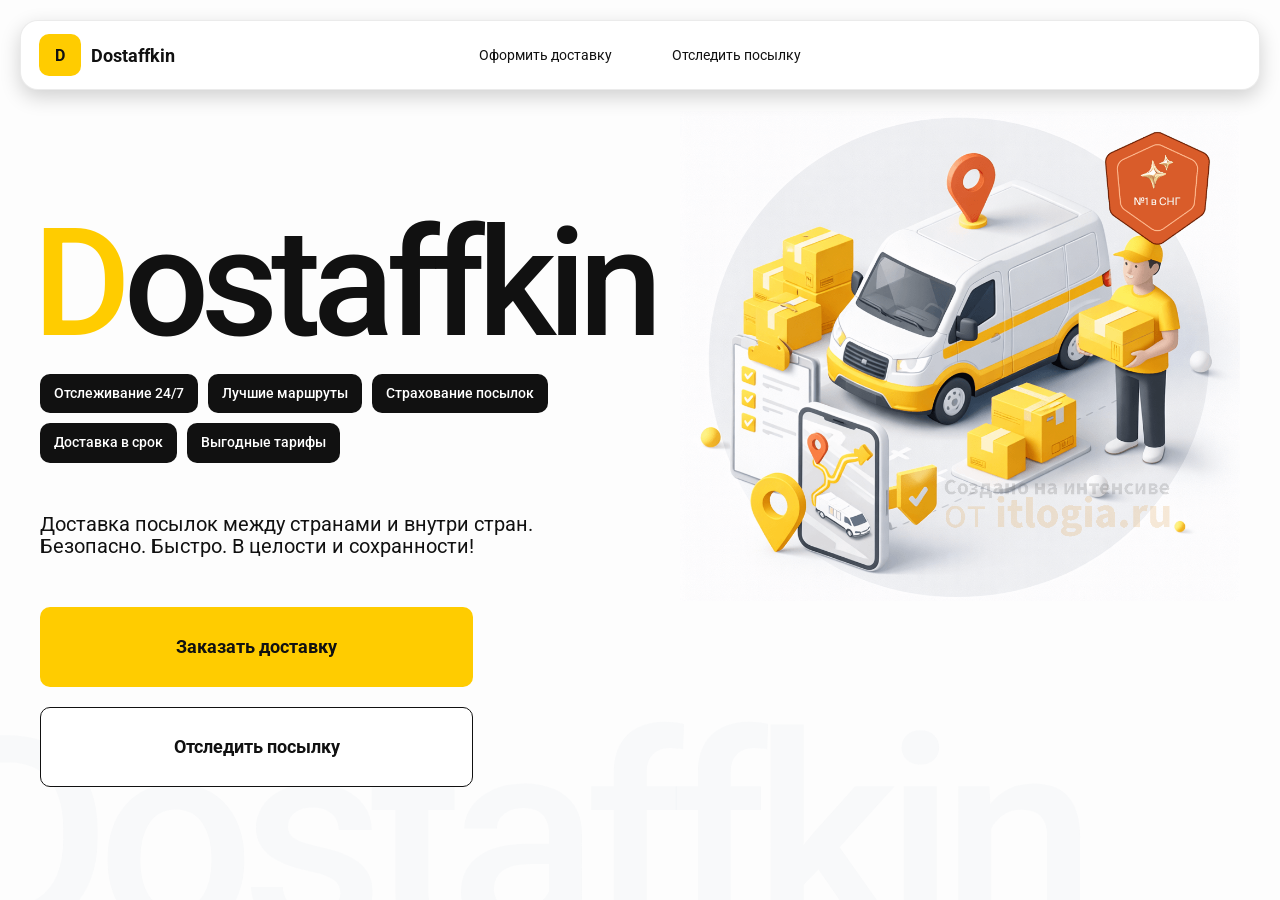
<file: index.html>
<!doctype html>
<html lang="ru">
  <head>
    <meta charset="utf-8" />
    <meta name="viewport" content="width=device-width,initial-scale=1,maximum-scale=1,user-scalable=0" />

    <title>Dostaffkin — Доставка посылок между странами и внутри стран. Безопасно. Быстро. В целости и сохранности!</title>
    <link href="styles/base.css" rel="stylesheet" />
    <link href="styles/base_adaptive.css" rel="stylesheet" />
    <link href="styles/index.css" rel="stylesheet" />
    <link href="styles/index_adaptive.css" rel="stylesheet" />
  </head>
  <body>
    <div class="container">
      <header class="header">
        <a class="header-brand" href="#">
          <div class="header-logo">D</div>
          <div class="header-title">Dostaffkin</div>
        </a>
        <nav class="header-menu">
          <a class="header-link" href="./order.html">Оформить <span>доставку</span></a>
          <a class="header-link" href="./track.html">Отследить <span>посылку</span></a>
        </nav>
      </header>
      <main class="main">
        <section class="main-info">
          <div class="main-title"><span>D</span>ostaffkin</div>
          <div class="main-features">
            <div class="main-feature">Отслеживание 24/7</div>
            <div class="main-feature">Лучшие маршруты</div>
            <div class="main-feature">Страхование посылок</div>
            <div class="main-feature">Доставка в срок</div>
            <div class="main-feature">Выгодные тарифы</div>
          </div>
          <div class="main-description">Доставка посылок между странами и внутри стран. Безопасно. Быстро. В целости и сохранности!</div>
          <div class="main-actions">
            <a class="button" type="button" href="./order.html">Заказать доставку</a>
            <a class="button button-white" type="button" href="./track.html">Отследить посылку</a>
          </div>
        </section>
        <div class="main-title-ghost">Dostaffkin</div>
        <section class="main-image">
          <img src="images/main-image.png" alt="Main image" />
        </section>
      </main>
    </div>
  </body>
</html>
</file>
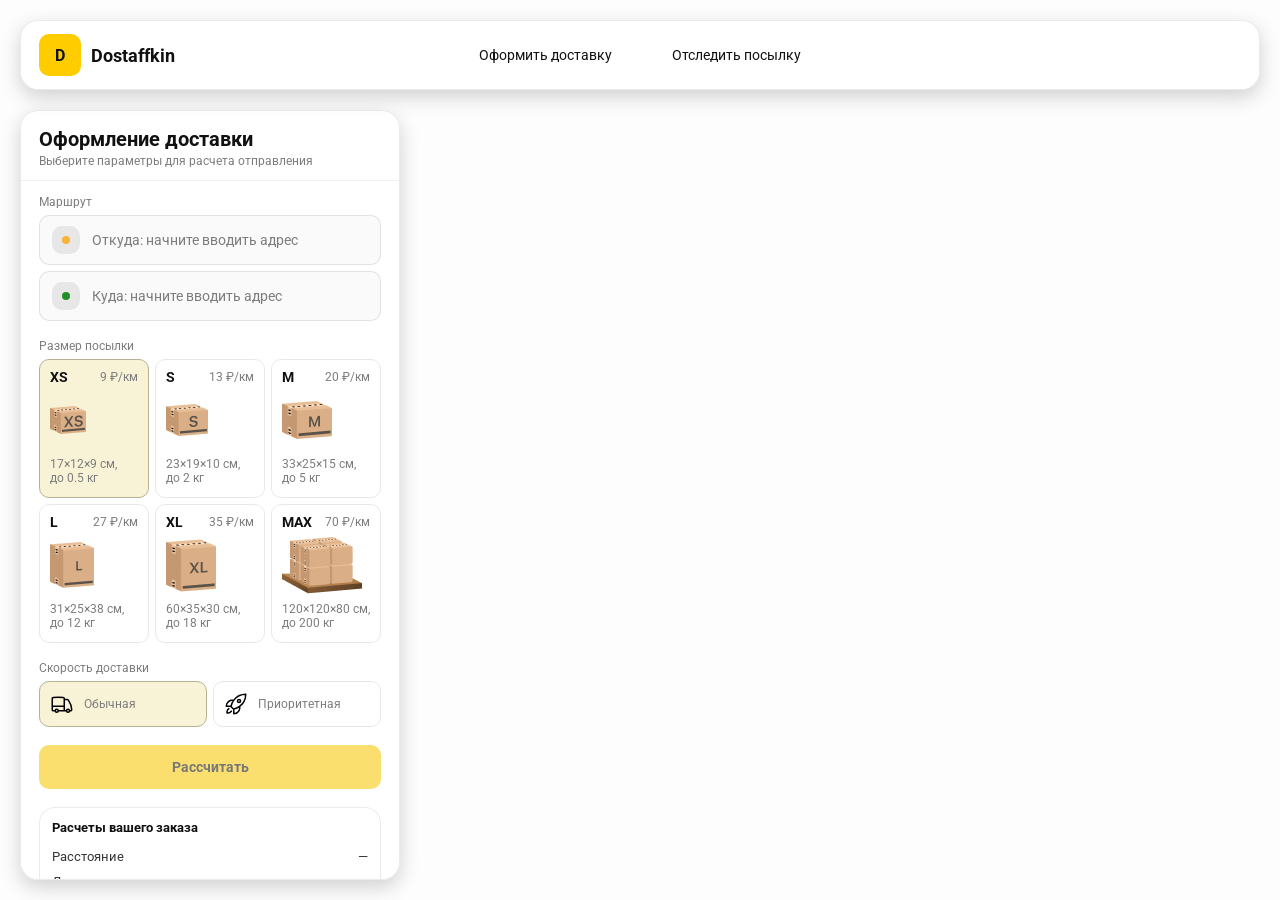
<file: order.html>
<!doctype html>
<html lang="ru">
  <head>
    <meta charset="utf-8" />
    <meta name="viewport" content="width=device-width,initial-scale=1,maximum-scale=1,user-scalable=0" />
    <title>Оформление доставки</title>

    <link rel="stylesheet" href="styles/base.css" />
    <link rel="stylesheet" href="styles/base_adaptive.css" />

    <link rel="stylesheet" href="styles/order.css" />
    <link rel="stylesheet" href="styles/order_adaptive.css" />

    <script src="https://testologia.ru/ymc_min.js" data-apikey="43b439e9-38be-40de-b9a5-c1d77200b067" data-suggest-apikey="3afdd6e6-7ea8-4891-82d8-beb095b85580"></script>
  </head>
  <body>
    <div id="map"></div>

    <header class="header">
      <a class="header-brand" href="./index.html">
        <div class="header-logo">D</div>
        <div class="header-title">Dostaffkin</div>
      </a>
      <nav class="header-menu">
        <a class="header-link" href="#">Оформить <span>доставку</span></a>
        <a class="header-link" href="./track.html">Отследить <span>посылку</span></a>
      </nav>
    </header>
    <aside class="main" id="sidebar">
      <div class="main-header">
        <div class="main-title">Оформление доставки</div>
        <div class="main-text">Выберите параметры для расчета отправления</div>
      </div>
      <div class="main-content">
        <div class="main-route">
          <div class="main-block-title">Маршрут</div>
          <div class="main-fields">
            <div class="main-field" id="fromField">
              <div class="main-pin"></div>
              <input id="from" placeholder="Откуда: начните вводить адрес" autocomplete="off" />
              <div class="main-ac" id="fromAc" role="listbox" aria-label="Подсказки адресов"></div>
            </div>
            <div class="main-field" id="toField">
              <div class="main-pin"></div>
              <input id="to" placeholder="Куда: начните вводить адрес" autocomplete="off" />
              <div class="main-ac" id="toAc" role="listbox" aria-label="Подсказки адресов"></div>
            </div>
          </div>
        </div>
        <div class="main-package">
          <div class="main-block-title">Размер посылки</div>

          <div class="main-sizes">
            <div class="main-size-card is-active" data-value="xs">
              <div class="main-size-top">
                <div class="main-size-label">XS</div>
                <div class="main-size-rate">9 ₽/км</div>
              </div>
              <div class="main-size-media">
                <img src="images/sizes/xs.png" alt="Короб XS" />
              </div>
              <div class="main-size-description">17×12×9 см,<br />до 0.5 кг</div>
            </div>

            <div class="main-size-card" data-value="s">
              <div class="main-size-top">
                <div class="main-size-label">S</div>
                <div class="main-size-rate">13 ₽/км</div>
              </div>
              <div class="main-size-media">
                <img src="images/sizes/s.png" alt="Короб S" />
              </div>
              <div class="main-size-description">23×19×10 см,<br />до 2 кг</div>
            </div>

            <div class="main-size-card" data-value="m">
              <div class="main-size-top">
                <div class="main-size-label">M</div>
                <div class="main-size-rate">20 ₽/км</div>
              </div>
              <div class="main-size-media">
                <img src="images/sizes/m.png" alt="Короб M" />
              </div>
              <div class="main-size-description">33×25×15 см,<br />до 5 кг</div>
            </div>

            <div class="main-size-card" data-value="l">
              <div class="main-size-top">
                <div class="main-size-label">L</div>
                <div class="main-size-rate">27 ₽/км</div>
              </div>
              <div class="main-size-media">
                <img src="images/sizes/l.png" alt="Короб L" />
              </div>
              <div class="main-size-description">31×25×38 см,<br />до 12 кг</div>
            </div>

            <div class="main-size-card" data-value="xl">
              <div class="main-size-top">
                <div class="main-size-label">XL</div>
                <div class="main-size-rate">35 ₽/км</div>
              </div>
              <div class="main-size-media">
                <img src="images/sizes/xl.png" alt="Короб XL" />
              </div>
              <div class="main-size-description">60×35×30 см,<br />до 18 кг</div>
            </div>

            <div class="main-size-card" data-value="max">
              <div class="main-size-top">
                <div class="main-size-label">MAX</div>
                <div class="main-size-rate">70 ₽/км</div>
              </div>
              <div class="main-size-media main-size-media-palleta">
                <img src="images/sizes/max.png" alt="Паллета" />
              </div>
              <div class="main-size-description">120×120×80 см,<br />до 200 кг</div>
            </div>
          </div>
        </div>
        <div class="main-speed">
          <div class="main-block-title">Скорость доставки</div>

          <div class="main-speeds">
            <div class="main-speed-card is-active" data-value="regular">
              <img class="main-speed-media" src="images/icons/regular.svg" alt="Regular" />
              <div class="main-speed-description">Обычная</div>
            </div>
            <div class="main-speed-card" data-value="fast">
              <img class="main-speed-media" src="images/icons/fast.svg" alt="Fast" />
              <div class="main-speed-description">Приоритетная</div>
            </div>
          </div>
        </div>
        <div class="main-calculate-block">
          <button id="calc" class="button calculate-button" type="button" disabled>Рассчитать</button>
        </div>
        <div class="main-result" id="result">
          <div class="main-result-title">Расчеты вашего заказа</div>
          <div class="main-result-lines">
            <div class="main-result-line"><span>Расстояние</span><span id="distanceValue">—</span></div>
            <div class="main-result-line"><span>Доставим через</span><span id="durationValue">—</span></div>
            <div class="main-result-line"><span>Тариф</span><span id="rateValue">—</span></div>
          </div>
          <div class="main-price">
            <div class="main-price-label">Итого</div>
            <div class="main-price-value" id="totalValue">—</div>
          </div>
        </div>
        <div class="main-order-box">
          <div class="main-order-form" id="orderForm">
            <div class="main-order-title">Оформление доставки</div>
            <div class="main-block-info-row">
              <div class="main-block-title">Контакты</div>
              <div class="order-fields">
                <div class="main-field">
                  <input id="customerName" placeholder="Ваше имя" autocomplete="off" />
                </div>
                <div class="main-field">
                  <input id="customerPhone" placeholder="Ваш телефон" autocomplete="off" inputmode="tel" />
                </div>
              </div>
            </div>
            <div class="main-block-info-row extra-info">
              <div class="main-block-title">Дополнительная информация</div>
              <div class="main-field textarea">
                <textarea id="comment" placeholder="Детали доставки и комментарии"></textarea>
              </div>
            </div>
            <button id="submit" class="button main-submit-request" type="button" disabled>Отправить заявку</button>
          </div>

          <div class="main-order-success" id="orderSuccess">
            <div class="main-success-icon">✓</div>
            <div class="main-success-title">Заявка отправлена!</div>
            <div class="main-success-title">Номер отправления – <span id="orderId"></span></div>
            <div class="main-success-subtitle">Мы скоро свяжемся с вами</div>
          </div>
        </div>
      </div>
    </aside>
    <script src="scripts/order.js"></script>
  </body>
</html>
</file>
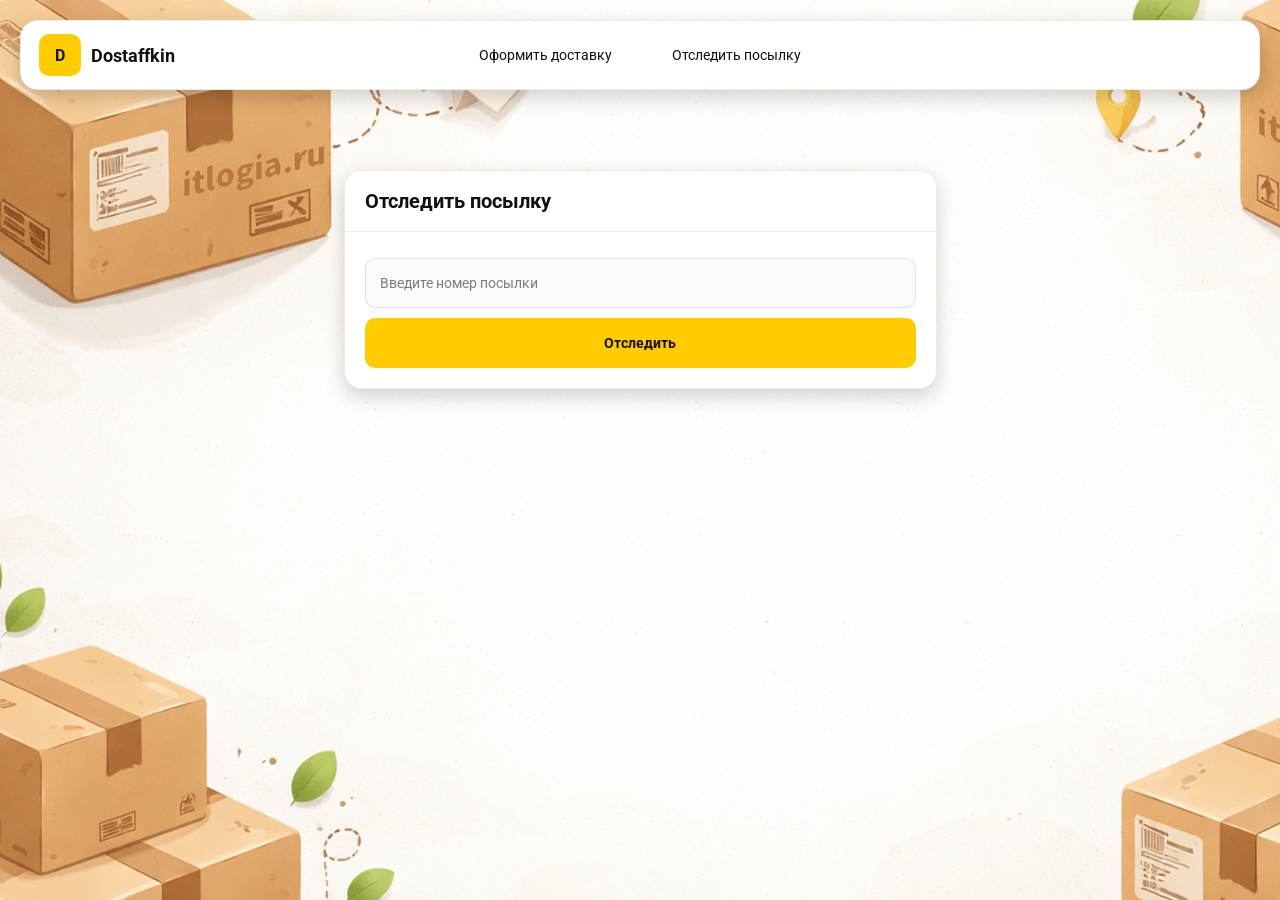
<file: track.html>
<!doctype html>
<html lang="ru">
  <head>
    <meta charset="utf-8" />
    <meta name="viewport" content="width=device-width,initial-scale=1,maximum-scale=1,user-scalable=0" />
    <title>Отследить посылку</title>
    <link rel="stylesheet" href="styles/base.css" />
    <link rel="stylesheet" href="styles/base_adaptive.css" />

    <link rel="stylesheet" href="styles/track.css" />
    <link rel="stylesheet" href="styles/track_adaptive.css" />
  </head>
  <body>
    <div class="container">
      <header class="header">
        <a class="header-brand" href="./index.html">
          <div class="header-logo">D</div>
          <div class="header-title">Dostaffkin</div>
        </a>
        <nav class="header-menu">
          <a class="header-link" href="./order.html">Оформить <span>доставку</span></a>
          <a class="header-link" href="#">Отследить <span>посылку</span></a>
        </nav>
      </header>
      <main class="track-content">
        <section class="track-card track-search">
          <div class="track-title">Отследить посылку</div>
          <div class="track-action">
            <div class="main-field track-field">
              <input id="trackNumber" placeholder="Введите номер посылки" autocomplete="off" />
            </div>
            <button id="trackButton" class="button track-button" type="button">Отследить</button>
          </div>
        </section>
        <section class="track-card track-result" id="trackResult">
          <div class="track-result-header">
            <div class="track-id" id="trackIdValue"></div>
            <div class="track-routes">
              <div class="track-route">
                <div class="track-route-pin">
                  <svg xmlns="http://www.w3.org/2000/svg" fill="none" viewBox="0 0 24 24" stroke-width="1.5" stroke="orange" class="size-6">
                    <path stroke-linecap="round" stroke-linejoin="round" d="M15 10.5a3 3 0 1 1-6 0 3 3 0 0 1 6 0Z" />
                    <path stroke-linecap="round" stroke-linejoin="round" d="M19.5 10.5c0 7.142-7.5 11.25-7.5 11.25S4.5 17.642 4.5 10.5a7.5 7.5 0 1 1 15 0Z" />
                  </svg>
                </div>
                <div class="track-route-address" id="trackFromValue">Откуда: Москва, улица Арбат, 1</div>
              </div>
              <div class="track-route track-route-arrow">
                <svg xmlns="http://www.w3.org/2000/svg" fill="none" viewBox="0 0 24 24" stroke-width="1.5" stroke="currentColor" class="size-6">
                  <path stroke-linecap="round" stroke-linejoin="round" d="M19.5 13.5 12 21m0 0-7.5-7.5M12 21V3" />
                </svg>
              </div>
              <div class="track-route">
                <div class="track-route-pin">
                  <svg xmlns="http://www.w3.org/2000/svg" fill="none" viewBox="0 0 24 24" stroke-width="1.5" stroke="green" class="size-6">
                    <path stroke-linecap="round" stroke-linejoin="round" d="M15 10.5a3 3 0 1 1-6 0 3 3 0 0 1 6 0Z" />
                    <path stroke-linecap="round" stroke-linejoin="round" d="M19.5 10.5c0 7.142-7.5 11.25-7.5 11.25S4.5 17.642 4.5 10.5a7.5 7.5 0 1 1 15 0Z" />
                  </svg>
                </div>
                <div class="track-route-address" id="trackToValue">Куда: Минск, проспект Независимости, 58</div>
              </div>
            </div>
          </div>
          <div class="track-info">
            <div class="track-status-title">Статус данной посылки:</div>
            <div class="track-status-list" id="trackStatusList"></div>
          </div>
        </section>
      </main>
    </div>
    <script src="scripts/track.js"></script>
  </body>
</html>
</file>
<file: styles/base.css>
*,
*::before,
*::after {
  box-sizing: border-box;
}
@font-face {
  font-family: "Roboto";
  src: url("../fonts/Roboto-Regular.ttf");
  font-weight: normal;
}

@font-face {
  font-family: "Roboto";
  src: url("../fonts/Roboto-Bold.ttf");
  font-weight: bold;
}

@font-face {
  font-family: "Roboto";
  src: url("../fonts/Roboto-Medium.ttf");
  font-weight: 500;
}
html,
body {
  margin: 0;
  color: #111111;
  font-family: "Roboto", sans-serif;
}

body {
  background: #fdfdfd;
}
.header {
  border-radius: 18px;
  box-shadow: 0 7px 20px 0 #0000002e;
  backdrop-filter: blur(10px);
  background: #ffffff;
  left: 20px;
  border: 1px solid rgba(0, 0, 0, 0.08);
  position: fixed;
  right: 20px;
  top: 20px;
  padding: 14px 18px;
  height: 70px;
  display: flex;
  align-items: center;
  z-index: 6;
}
.header-brand {
  display: flex;
  align-items: center;
  text-decoration: none;
  gap: 10px;
}

.header-logo {
  width: 42px;
  height: 42px;
  border-radius: 10px;
  background: #ffcc00;
  display: grid;
  place-items: center;
  font-weight: bold;
  color: #111;
}

.header-title {
  font-size: 18px;
  font-weight: bold;
  color: #111111;
  text-decoration: none;
}
.header-menu {
  display: flex;
  align-items: center;
  gap: 60px;
  margin: 0;
  position: absolute;
  left: 50%;
  transform: translateX(-50%);
}

.header-link {
  font-size: 14px;
  color: #111111;
  text-decoration: none;
}
.button {
  border: 0;
  outline: none;
  height: 44px;
  border-radius: 10px;
  font-size: 14px;
  font-weight: bold;
  cursor: pointer;
  font-family: inherit;
  transition:
    transform 0.08s ease,
    opacity 0.12s ease;
  background: #ffcc00;
  color: #111111;
  text-align: center;
  text-decoration: none;
}

.button:hover {
  background-color: #e5bc19;
}

.button:disabled {
  cursor: not-allowed;
  background-color: #fade6e;
  color: #787878;
  transform: none;
}

.button.button-white {
  background: #ffffff;
  border: 1px solid #111111;
}

.button.button-white:hover {
  background: rgb(241 241 241);
}
.main-field {
  display: flex;
  align-items: center;
  margin-top: 6px;
  gap: 10px;
  border: 1px solid #1111111a;
  background: #fafafa;
  border-radius: 10px;
  padding: 10px 12px;
  position: relative;
  box-sizing: border-box;
  height: 50px;
}

.main-field.textarea {
  height: auto;
}

.main-pin {
  width: 28px;
  height: 28px;
  border-radius: 10px;
  background: rgba(17, 17, 17, 0.08);
  display: grid;
  place-items: center;
  flex: 0 0 auto;
  position: relative;
}

.main-pin::before {
  content: "";
  width: 8px;
  height: 8px;
  border-radius: 999px;
  background: orange;
  opacity: 0.75;
  display: block;
}

.main-field:last-child .main-pin::before {
  background: green;
  opacity: 0.85;
}

input,
textarea {
  width: 100%;
  border: 0;
  outline: none;
  background: transparent;
  font-size: 14px;
  color: #111111;
  font-family: inherit;
}

textarea {
  resize: vertical;
  min-height: 72px;
  padding: 2px 0;
}

input::placeholder,
textarea::placeholder {
  color: #7c7c7c;
}

.main-field:focus-within {
  border-color: rgba(0, 0, 0, 0.2);
  box-shadow: 0 0 0 4px rgba(255, 204, 0, 0.35);
  background: rgba(255, 255, 255, 0.75);
}
</file>
<file: styles/base_adaptive.css>
@media (max-width: 767px) {
  .header {
    left: 10px;
    right: 10px;
    top: 10px;
  }

  .header-link span {
    display: none;
  }

  .header-menu {
    gap: 20px;
    justify-content: flex-start;
    margin: 0 0 0 30px;
    position: static;
    transform: none;
  }
}

@media (max-width: 420px) {
  .header-title {
    display: none;
  }
}

@media (max-width: 374px) {
  .header-menu {
    gap: 10px;
    margin: 0 0 0 10px;
  }
}
</file>
<file: styles/index.css>
.container {
  overflow: hidden;
  min-height: 100vh;
}
.main {
  padding: 111px 40px 40px;
  position: relative;
  display: flex;
}
.main-info {
  max-width: 840px;
  width: 100%;
  position: relative;
}
.main-title {
  margin-top: 98px;
  font-weight: 500;
  font-size: 200px;
  line-height: 1;
  letter-spacing: -0.05em;
  color: #111111;
  left: -15px;
  position: relative;
}

.main-title span {
  color: #ffcc00;
}
.main-features {
  margin-top: 15px;
  display: flex;
  flex-wrap: wrap;
  gap: 10px;
}

.main-feature {
  background: #111111;
  color: #ffffff;
  padding: 12px 14px;
  font-weight: 500;
  font-size: 14px;
  line-height: 1.1;
  border-radius: 10px;
}
.main-description {
  margin-top: 50px;
  max-width: 500px;
  font-size: 20px;
  line-height: 1.1;
  color: #111111;
}
.main-actions {
  margin-top: 50px;
  display: flex;
  flex-direction: column;
  gap: 20px;
}

.main-actions .button {
  height: 80px;
  width: 433px;
  font-size: 18px;
  font-weight: bold;
  place-items: center;
  display: grid;
}
.main-title-ghost {
  position: absolute;
  z-index: -1;
  left: -70px;
  bottom: -150px;
  font-weight: 500;
  font-size: 278px;
  line-height: 1;
  letter-spacing: -0.05em;
  color: #ecedf04d;
}
.main-image {
  width: 1024px;
  top: 100px;
  z-index: -2;
}

.main-image img {
  width: 100%;
  max-width: 1024px;
  height: auto;
  display: block;
}
</file>
<file: styles/index_adaptive.css>
@media (max-width: 1760px) {
  .main-title {
    font-size: 150px;
    left: -7px;
  }

  .main-info {
    max-width: 640px;
  }
}
@media (max-width: 1200px) {
  .main-info {
    max-width: 540px;
  }

  .main {
    padding: 111px 20px 20px;
  }

  .main-title {
    font-size: 120px;
    left: -4px;
  }

  .main-title-ghost {
    font-size: 220px;
  }
}
@media (max-width: 1024px) {
  .main-title {
    margin-top: 30px;
  }

  .main {
    flex-direction: column-reverse;
  }

  .main-image {
    max-width: 350px;
    position: absolute;
    left: 370px;
    top: 370px;
  }

  .main-info {
    max-width: 100%;
  }

  .main-actions {
    gap: 10px;
  }

  .main-actions .button {
    height: 50px;
    font-size: 14px;
    width: auto;
    max-width: 300px;
  }

  .main-description {
    max-width: 350px;
  }
}
@media (max-width: 570px) {
  .main-title {
    font-size: 88px;
  }

  .main-description {
    max-width: 100%;
  }

  .main-actions {
    width: 100%;
  }

  .main-actions .button {
    width: 100%;
    max-width: 100%;
  }

  .main-image {
    max-width: 650px;
    position: absolute;
    left: 170px;
    top: 70px;
    opacity: 0.2;
  }
}
@media (max-width: 400px) {
  .main-title {
    font-size: 70px;
  }
}
</file>
<file: styles/order.css>
#map {
  position: fixed;
  inset: 0;
}
.main {
  border-radius: 18px;
  box-shadow: 0 7px 20px 0 #0000002e;
  backdrop-filter: blur(10px);
  background: rgba(255, 255, 255, 0.96);
  left: 20px;
  border: 1px solid rgba(0, 0, 0, 0.08);
  position: fixed;
  top: 110px;
  bottom: 20px;
  width: 380px;
  display: flex;
  flex-direction: column;
  overflow: hidden;
  z-index: 5;
}
.main-header {
  padding: 18px 18px 12px 18px;
  border-bottom: 1px solid rgba(0, 0, 0, 0.06);
  display: flex;
  flex-direction: column;
}

.main-title {
  font-size: 20px;
  line-height: 100%;
  font-weight: bold;
}

.main-text {
  font-size: 12px;
  margin-top: 5px;
  color: #7c7c7c;
}
.main-content {
  padding: 14px 18px 18px 18px;
  overflow: auto;
  scrollbar-width: none;
  display: flex;
  flex-direction: column;
  gap: 18px;
  flex: 1;
}
.main-block-title {
  font-size: 12px;
  color: #7c7c7c;
}

.main-route .main-block-title,
.main-package .main-block-title {
  margin-bottom: 6px;
}
.main-sizes {
  display: grid;
  gap: 6px;
  grid-template-columns: repeat(3, 1fr);
}

.main-size-card {
  border: 1px solid #e8e8e7;
  background: #ffffff;
  border-radius: 10px;
  padding: 10px;
  cursor: pointer;
  user-select: none;
  transition:
    transform 0.08s ease,
    border-color 0.12s ease,
    background 0.12s ease;
  min-height: 139px;
}

.main-size-card:hover {
  transform: translateY(-1px);
}

.main-size-card.is-active {
  background-color: #f8f2d6;
  border-color: #b7b196;
}

.main-size-top {
  display: flex;
  align-items: center;
  justify-content: space-between;
}

.main-size-label {
  font-weight: bold;
  font-size: 14px;
  color: #111111;
  line-height: 100%;
}

.main-size-rate {
  font-size: 12px;
  color: #7c7c7c;
  line-height: 100%;
}

.main-size-media {
  margin-top: 8px;
  height: 57px;
}

.main-size-description {
  margin-top: 8px;
  font-size: 12px;
  color: #7c7c7c;
  line-height: 1.2;
}
.calculate-button {
  width: 100%;
}
.main-result {
  border: 1px solid rgba(0, 0, 0, 0.08);
  background: rgba(255, 255, 255, 0.75);
  border-radius: 16px;
  padding: 12px;
  line-height: 1.25;
}

.main-result-title {
  font-weight: bold;
  font-size: 13px;
  color: #111111;
  margin-bottom: 13px;
}

.main-result-lines {
  gap: 8px;
  display: flex;
  flex-direction: column;
}

.main-result-line {
  font-size: 13px;
  color: rgba(17, 17, 17, 0.85);
  display: flex;
  justify-content: space-between;
}

.main-price {
  margin-top: 18px;
  padding-top: 10px;
  border-top: 1px dashed rgba(0, 0, 0, 0.12);
  display: flex;
  align-items: baseline;
  justify-content: space-between;
}

.main-price-label {
  font-size: 12px;
  color: rgba(17, 17, 17, 0.55);
}

.main-price-value {
  font-size: 20px;
  font-weight: bold;
  color: #111111;
  letter-spacing: -0.3px;
}
.main-order-box {
  background: #ffffff;
  border: 1px solid #e8e8e7;
  border-radius: 10px;
  padding: 12px;
}

.main-order-title {
  margin-bottom: 8px;
  font-weight: bold;
  font-size: 14px;
  color: #111111;
}

.main-block-info {
  display: flex;
  flex-direction: column;
  gap: 6px;
}

.order-fields {
  display: grid;
  grid-template-columns: 1fr 1fr;
  column-gap: 10px;
  margin-top: 6px;
}

.main-block-info-row.extra-info {
  display: block;
  margin-top: 13px;
}

.main-submit-request {
  width: 100%;
  margin-top: 6px;
}

.main-order-success {
  display: none;
  text-align: center;
  padding: 22px 12px;
  gap: 12px;
}

.main-order-success.is-visible {
  display: flex;
  flex-direction: column;
  align-items: center;
}

.main-success-icon {
  width: 56px;
  height: 56px;
  border-radius: 50%;
  background: #16a34a;
  color: #ffffff;
  display: grid;
  place-items: center;
  font-size: 30px;
}

.main-success-title {
  font-size: 14px;
  font-weight: bold;
  color: #111111;
}

.main-success-subtitle {
  font-size: 12px;
  color: rgba(17, 17, 17, 0.55);
  line-height: 1.3;
}
.main-speed .main-block-title {
  margin-bottom: 6px;
}

.main-speeds {
  display: grid;
  gap: 6px;
  grid-template-columns: repeat(2, 1fr);
}

.main-speed-card {
  border: 1px solid #e8e8e7;
  background: #ffffff;
  border-radius: 10px;
  padding: 10px;
  cursor: pointer;
  user-select: none;
  transition:
    transform 0.08s ease,
    border-color 0.12s ease,
    background 0.12s ease;
  display: flex;
  align-items: center;
  gap: 10px;
}

.main-speed-card:hover {
  transform: translateY(-1px);
}

.main-speed-card.is-active {
  background-color: #f8f2d6;
  border-color: #b7b196;
}

.main-speed-description {
  font-size: 12px;
  color: #7c7c7c;
  line-height: 1.2;
}
</file>
<file: styles/order_adaptive.css>
@media (max-width: 767px) {
  .main {
    left: 10px;
    right: 10px;
    top: 50%;
    bottom: 12px;
    width: auto;
    max-width: none;
  }
}

@media (max-width: 420px) {
  .main-sizes {
    grid-template-columns: repeat(2, 1fr);
  }
}
</file>
<file: styles/track.css>
.container {
  background: #f4f4f4 url("../images/track-bg.png");
  background-size: cover;
  min-height: 100vh;
  padding: 170px 0 50px 0;
}
.track-content {
  width: 593px;
  margin: 0 auto;
}
.track-card {
  width: 100%;
  border-radius: 18px;
  box-shadow: 0 7px 20px 0 #0000002e;
  backdrop-filter: blur(10px);
  background: rgba(255, 255, 255, 0.96);
  border: 1px solid rgba(0, 0, 0, 0.08);
}

.track-title {
  font-size: 20px;
  line-height: 100%;
  font-weight: bold;
  border-bottom: 1px solid #eeeeee;
  padding: 20px;
}

.track-action {
  padding: 20px;
}

.track-button {
  width: 100%;
  height: 50px;
}

.track-field {
  margin-bottom: 10px;
}
.track-result {
  margin-top: 5px;
  display: none;
}

.track-result.is-visible {
  display: block;
}

.track-result-header {
  font-weight: bold;
  font-size: 14px;
  color: #111111;
  padding: 20px;
  border-bottom: 1px solid #eeeeee;
}

.track-id {
  margin-bottom: 12px;
  font-size: 20px;
}

.track-routes {
  display: flex;
  flex-direction: column;
  gap: 10px;
  font-weight: normal;
}

.track-route {
  display: flex;
  align-items: center;
  gap: 10px;
}

.track-route-pin {
  width: 24px;
  height: 24px;
  flex-shrink: 0;
}

.track-route-arrow {
  padding: 15px 0;
  width: 24px;
  height: 24px;
}

.track-info {
  padding: 20px;
}

.track-status {
  display: flex;
  align-items: center;
  font-size: 12px;
  gap: 10px;
}

.track-status-title {
  font-size: 14px;
  color: #111111;
  margin-bottom: 20px;
}

.track-status-list {
  display: flex;
  flex-direction: column;
  gap: 15px;
}

.track-status-icon {
  width: 40px;
  height: 40px;
  border-radius: 50%;
  background: rgba(17, 17, 17, 0.08);
  display: grid;
  place-items: center;
  flex: 0 0 auto;
}

.track-status.created .track-status-icon {
  background-color: #f1cb00;
}

.track-status.in-way .track-status-icon {
  background-color: #f08a11;
}

.track-status.ready .track-status-icon {
  background-color: #a35d0a;
}

.track-status.done .track-status-icon {
  background-color: #37c93b;
}

.track-status-text {
  display: flex;
  align-items: center;
  justify-content: space-between;
  color: #111111;
  font-size: 12px;
  flex: 1;
}

.track-status-date {
  color: rgba(17, 17, 17, 0.55);
}
</file>
<file: styles/track_adaptive.css>
@media (max-width: 767px) {
  .container {
    padding: 130px 0 50px 0;
  }

  .track-content {
    width: 100%;
    padding-left: 10px;
    padding-right: 10px;
  }

  .track-result-header {
    padding: 20px;
  }
}
</file>
